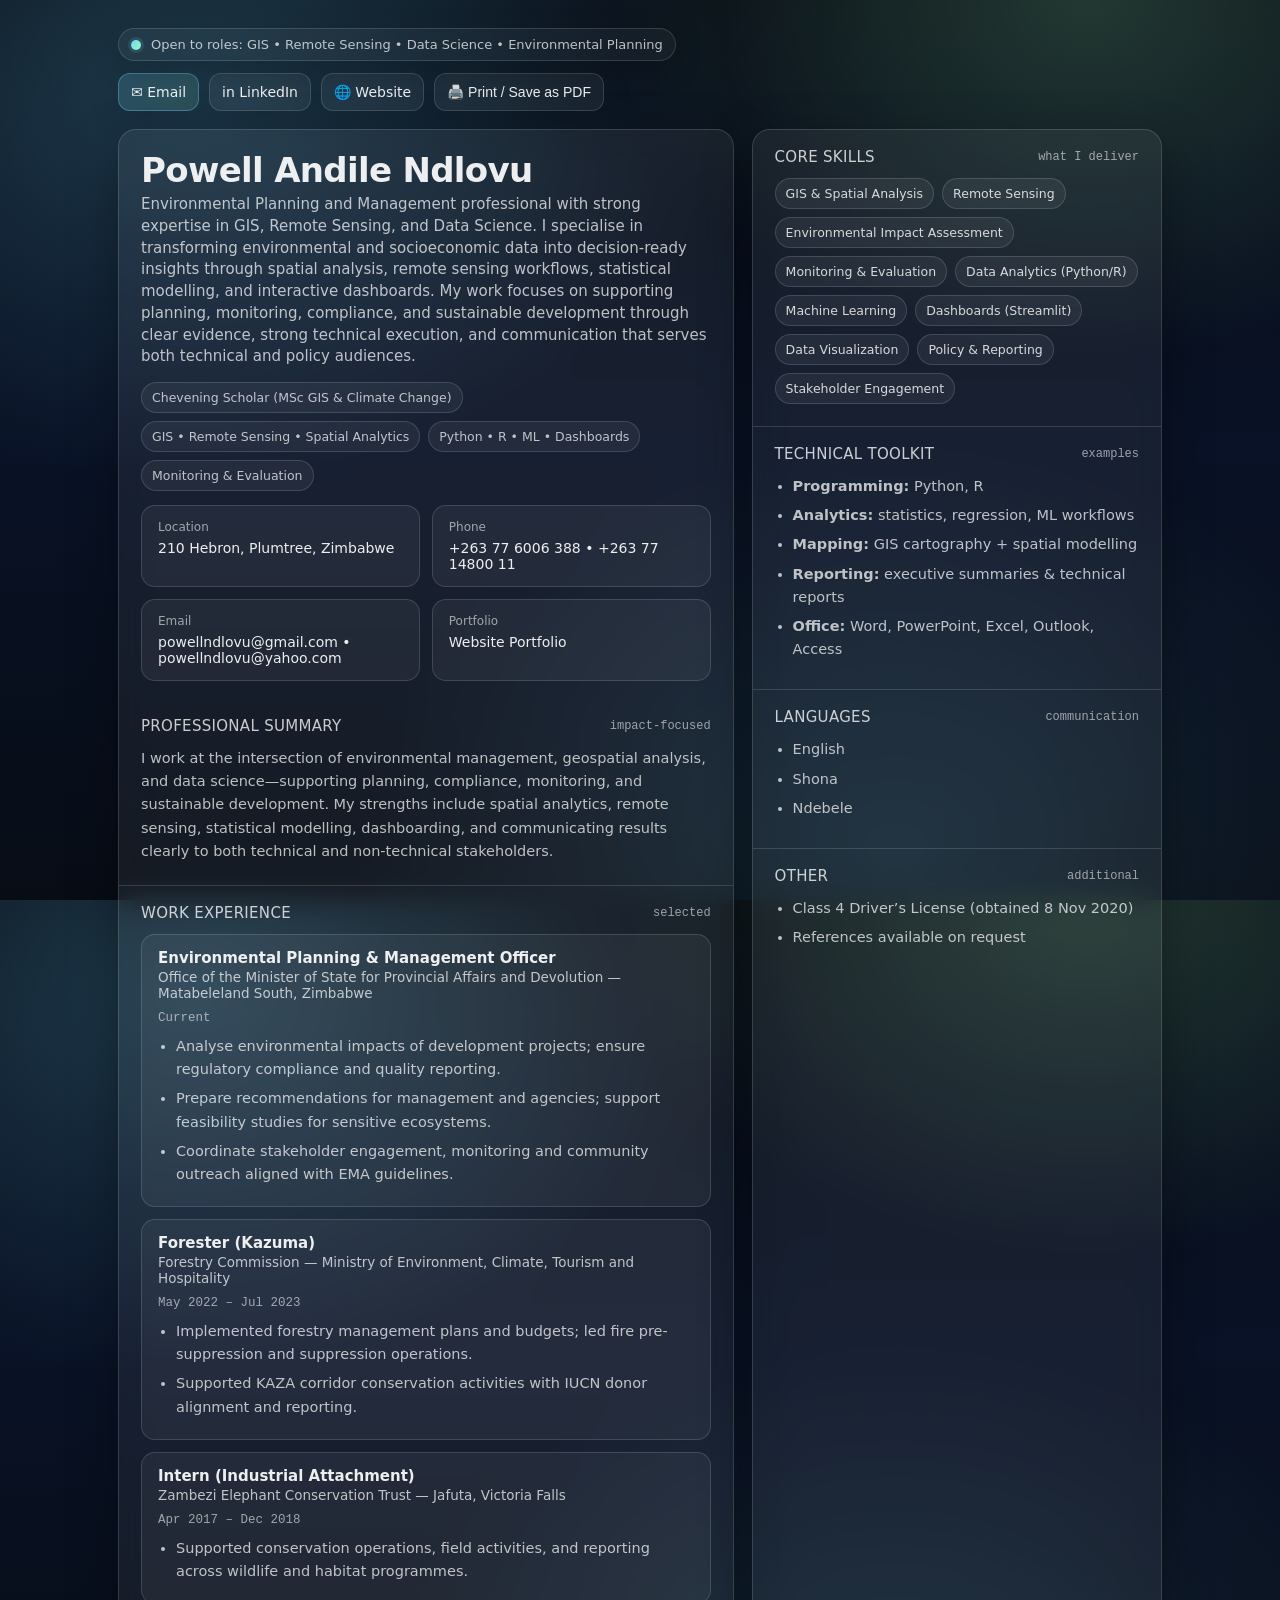
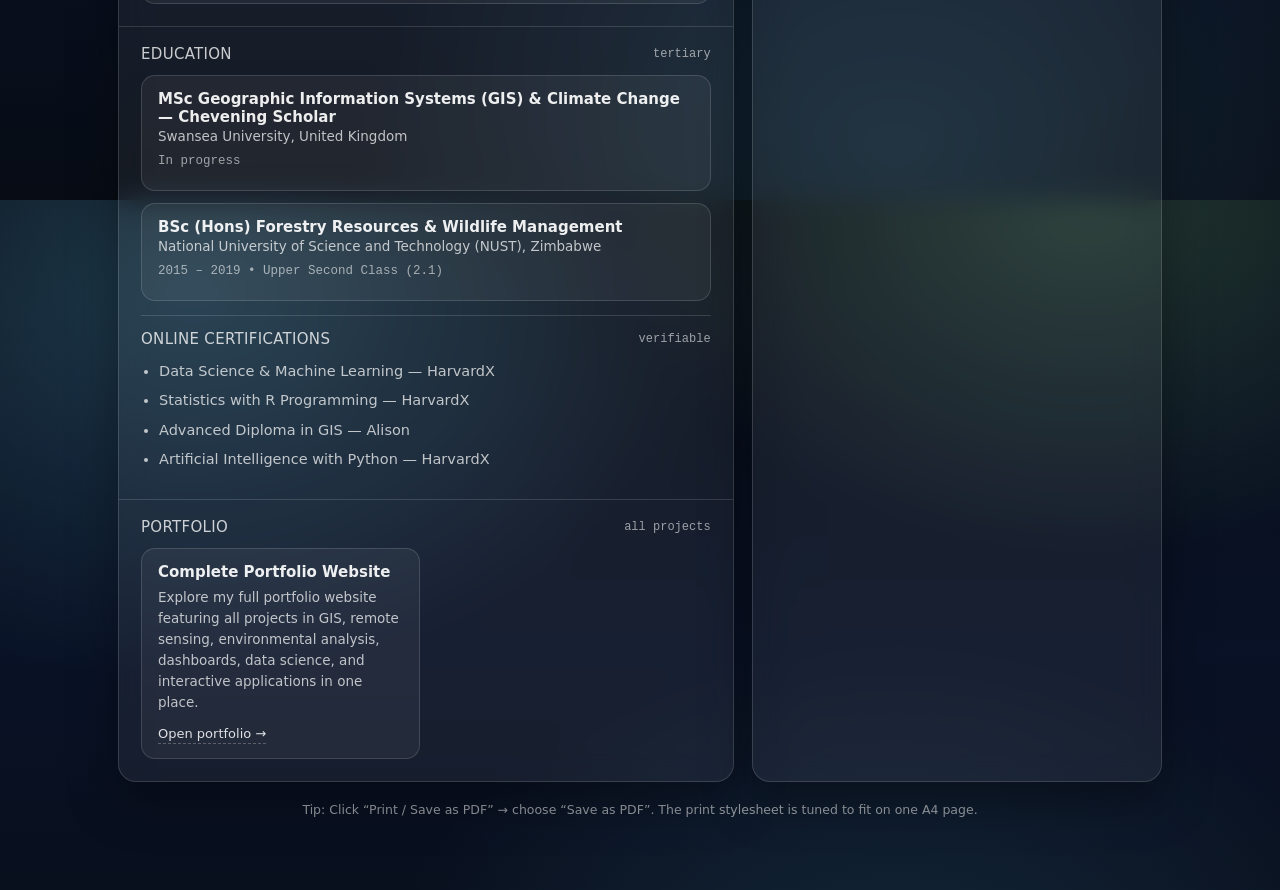
<file: index/snapshots/online-cv-resume.html>
<!doctype html>
<html lang="en">
<head>
  <meta charset="utf-8" />
  <meta name="viewport" content="width=device-width, initial-scale=1" />
  <title>Powell Andile Ndlovu — Online CV</title>
  <meta name="description" content="Online CV for Powell Andile Ndlovu — GIS, Remote Sensing, Data Science, Environmental Planning & Management." />

  <style>
    :root{
      --bg: #0b1220;
      --card: rgba(255,255,255,.06);
      --text: rgba(255,255,255,.92);
      --muted: rgba(255,255,255,.72);
      --muted2: rgba(255,255,255,.58);
      --line: rgba(255,255,255,.14);
      --accent: #6dd6ff;
      --accent2: #9bffb3;
      --shadow: 0 18px 50px rgba(0,0,0,.35);
      --radius: 18px;
      --radius2: 14px;
      --mono: ui-monospace, SFMono-Regular, Menlo, Monaco, Consolas, "Liberation Mono", "Courier New", monospace;
      --sans: ui-sans-serif, system-ui, -apple-system, Segoe UI, Roboto, Helvetica, Arial, "Apple Color Emoji","Segoe UI Emoji";
    }

    *{ box-sizing:border-box; }
    html,body{ height:100%; }

    body{
      margin:0;
      font-family: var(--sans);
      color: var(--text);
      background:
        radial-gradient(900px 650px at 15% 10%, rgba(109,214,255,.22), transparent 60%),
        radial-gradient(800px 600px at 85% 0%, rgba(155,255,179,.18), transparent 60%),
        radial-gradient(900px 700px at 70% 95%, rgba(109,214,255,.14), transparent 60%),
        linear-gradient(180deg, #070c15 0%, #091226 50%, #070c15 100%);
      overflow-x:hidden;
    }

    a{ color: inherit; text-decoration: none; }
    a:hover{ text-decoration: underline; text-decoration-color: rgba(255,255,255,.35); }

    .wrap{ max-width: 1080px; margin: 0 auto; padding: 28px 18px 70px; }

    .topbar{
      display:flex;
      align-items:center;
      justify-content:space-between;
      gap:12px;
      margin-bottom:18px;
      flex-wrap:wrap;
    }

    .badge{
      display:inline-flex;
      gap:10px;
      align-items:center;
      padding: 8px 12px;
      border: 1px solid var(--line);
      border-radius: 999px;
      background: rgba(255,255,255,.04);
      backdrop-filter: blur(10px);
      box-shadow: 0 8px 30px rgba(0,0,0,.2);
      font-size: 13px;
      color: var(--muted);
    }

    .dot{
      width:10px;
      height:10px;
      border-radius:50%;
      background: linear-gradient(135deg, var(--accent), var(--accent2));
      box-shadow: 0 0 0 3px rgba(109,214,255,.14);
    }

    .btns{
      display:flex;
      flex-wrap:wrap;
      gap:10px;
      justify-content:flex-end;
    }

    .btn{
      display:inline-flex;
      align-items:center;
      gap:10px;
      padding: 10px 12px;
      border-radius: 12px;
      border: 1px solid var(--line);
      background: rgba(255,255,255,.05);
      color: var(--text);
      box-shadow: 0 10px 30px rgba(0,0,0,.18);
      font-size: 14px;
      transition: transform .12s ease, background .12s ease;
      user-select:none;
      cursor:pointer;
    }

    .btn:hover{
      transform: translateY(-1px);
      background: rgba(255,255,255,.08);
      text-decoration:none;
    }

    .btn.primary{
      border: 1px solid rgba(109,214,255,.35);
      background: linear-gradient(135deg, rgba(109,214,255,.18), rgba(155,255,179,.12));
    }

    .grid{
      display:grid;
      grid-template-columns: 1.2fr .8fr;
      gap: 18px;
      margin-top: 14px;
    }

    @media (max-width: 900px){
      .grid{ grid-template-columns: 1fr; }
      .btns{ justify-content:flex-start; }
    }

    .card{
      background: var(--card);
      border: 1px solid var(--line);
      border-radius: var(--radius);
      box-shadow: var(--shadow);
      backdrop-filter: blur(14px);
      overflow:hidden;
    }

    .hero{ padding: 22px 22px 18px; }

    .hero h1{
      margin:0 0 6px;
      font-size: 34px;
      letter-spacing: -.02em;
      line-height: 1.06;
    }

    .subtitle{
      color: var(--muted);
      font-size: 15px;
      line-height: 1.45;
      margin: 0 0 14px;
    }

    .chips{
      display:flex;
      flex-wrap:wrap;
      gap:8px;
      margin-top: 14px;
    }

    .chip{
      padding: 7px 10px;
      border-radius: 999px;
      border: 1px solid var(--line);
      background: rgba(255,255,255,.05);
      color: var(--muted);
      font-size: 12.5px;
      white-space:nowrap;
    }

    .twoCol{
      display:grid;
      grid-template-columns: 1fr 1fr;
      gap: 12px;
      margin-top: 14px;
    }

    @media (max-width: 520px){
      .twoCol{ grid-template-columns: 1fr; }
    }

    .mini{
      padding: 14px 16px;
      border-radius: var(--radius2);
      border: 1px solid var(--line);
      background: rgba(255,255,255,.05);
    }

    .label{
      font-size: 12px;
      color: var(--muted2);
      margin-bottom: 6px;
    }

    .value{
      font-size: 14px;
      color: var(--text);
    }

    .section{ padding: 18px 22px 22px; }
    .section + .section{ border-top: 1px solid var(--line); }

    .h2{
      display:flex;
      align-items:center;
      justify-content:space-between;
      gap:10px;
      margin: 0 0 12px;
      font-size: 15px;
      letter-spacing:.02em;
      text-transform: uppercase;
      color: rgba(255,255,255,.78);
    }

    .h2 span{
      font-size: 12px;
      text-transform:none;
      letter-spacing:0;
      color: var(--muted2);
      font-family: var(--mono);
    }

    .p{
      margin: 0;
      color: var(--muted);
      line-height: 1.6;
      font-size: 14.5px;
    }

    .list{
      margin: 10px 0 0;
      padding-left: 18px;
      color: var(--muted);
      line-height: 1.6;
      font-size: 14.5px;
    }

    .list li{ margin: 6px 0; }

    .role{
      padding: 14px 16px;
      border-radius: var(--radius2);
      border: 1px solid var(--line);
      background: rgba(255,255,255,.05);
      margin-top: 12px;
    }

    .roleHead{
      display:flex;
      flex-wrap:wrap;
      align-items:baseline;
      justify-content:space-between;
      gap:10px;
      margin-bottom: 8px;
    }

    .roleTitle{
      font-weight: 700;
      font-size: 15px;
      color: var(--text);
    }

    .roleMeta{
      font-size: 12.5px;
      color: var(--muted2);
      font-family: var(--mono);
    }

    .roleOrg{
      color: var(--muted);
      font-size: 13.5px;
      margin-top: 2px;
    }

    .divider{
      height: 1px;
      background: var(--line);
      margin: 14px 0;
    }

    .projects{
      display:grid;
      grid-template-columns: 1fr 1fr;
      gap: 12px;
      margin-top: 10px;
    }

    @media (max-width: 720px){
      .projects{ grid-template-columns: 1fr; }
    }

    .proj{
      padding: 14px 16px;
      border-radius: var(--radius2);
      border: 1px solid var(--line);
      background: rgba(255,255,255,.05);
      transition: transform .12s ease, background .12s ease;
    }

    .proj:hover{
      transform: translateY(-1px);
      background: rgba(255,255,255,.07);
    }

    .proj h3{
      margin: 0 0 6px;
      font-size: 15px;
    }

    .proj p{
      margin: 0 0 10px;
      color: var(--muted);
      font-size: 13.5px;
      line-height: 1.55;
    }

    .proj a{
      display:inline-flex;
      align-items:center;
      gap:8px;
      font-size: 13px;
      color: rgba(255,255,255,.86);
      text-decoration:none;
      border-bottom: 1px dashed rgba(255,255,255,.25);
      padding-bottom: 2px;
    }

    .skills{
      display:flex;
      flex-wrap:wrap;
      gap: 8px;
      margin-top: 10px;
    }

    .skill{
      font-size: 12.5px;
      color: rgba(255,255,255,.82);
      padding: 7px 10px;
      border-radius: 999px;
      background: rgba(255,255,255,.06);
      border: 1px solid rgba(255,255,255,.14);
    }

    .footer{
      margin-top: 18px;
      color: var(--muted2);
      font-size: 12.5px;
      line-height: 1.6;
      text-align:center;
    }

    @page { size: A4; margin: 10mm; }

    .printOnly{ display:none; }

    @media print{
      :root{
        --text:#111;
        --muted:#222;
        --muted2:#333;
      }

      body{
        background:#fff !important;
        color:#111 !important;
      }

      .wrap{
        max-width: none !important;
        padding: 0 !important;
      }

      .topbar,
      .footer,
      .btns,
      .badge{
        display:none !important;
      }

      .card{
        box-shadow:none !important;
        background:#fff !important;
        border: 1px solid #e1e1e1 !important;
        border-radius: 10px !important;
        backdrop-filter:none !important;
      }

      .grid{
        grid-template-columns: 1.55fr .95fr !important;
        gap: 10px !important;
        margin-top: 0 !important;
      }

      .hero{ padding: 14px 14px 10px !important; }

      .hero h1{
        font-size: 22px !important;
        margin-bottom: 3px !important;
      }

      .subtitle{
        font-size: 11.2px !important;
        margin: 0 0 8px !important;
        line-height: 1.35 !important;
        color:#222 !important;
      }

      .chips{
        gap:6px !important;
        margin-top: 8px !important;
      }

      .chip{
        font-size: 10px !important;
        padding: 4px 7px !important;
        border:1px solid #e6e6e6 !important;
        background:#f7f7f7 !important;
        color:#111 !important;
      }

      .twoCol{
        gap: 8px !important;
        margin-top: 8px !important;
      }

      .mini{
        padding: 8px 10px !important;
        border:1px solid #e6e6e6 !important;
        background:#fff !important;
      }

      .label{
        font-size: 9.5px !important;
        color:#444 !important;
      }

      .value{
        font-size: 10.5px !important;
        color:#111 !important;
      }

      .section{ padding: 10px 14px 12px !important; }

      .h2{
        font-size: 11px !important;
        margin: 0 0 7px !important;
        color:#111 !important;
      }

      .h2 span{
        font-size: 9.5px !important;
        color:#444 !important;
      }

      .p{
        font-size: 10.7px !important;
        line-height: 1.35 !important;
        color:#222 !important;
      }

      .list{
        font-size: 10.6px !important;
        line-height: 1.35 !important;
        margin-top: 6px !important;
        color:#222 !important;
      }

      .list li{ margin: 3px 0 !important; }

      .role{
        padding: 8px 10px !important;
        margin-top: 8px !important;
        border:1px solid #e6e6e6 !important;
        background:#fff !important;
      }

      .roleTitle{ font-size: 11.2px !important; }

      .roleOrg{
        font-size: 10.2px !important;
        color:#222 !important;
      }

      .roleMeta{
        font-size: 9.5px !important;
        color:#444 !important;
      }

      .divider{
        margin: 8px 0 !important;
        background:#e6e6e6 !important;
      }

      .projects{
        grid-template-columns: 1fr !important;
        gap: 7px !important;
      }

      .proj{
        padding: 8px 10px !important;
        border:1px solid #e6e6e6 !important;
        background:#fff !important;
      }

      .proj h3{
        font-size: 11.2px !important;
        margin-bottom: 3px !important;
      }

      .proj p{
        font-size: 10.3px !important;
        margin-bottom: 5px !important;
        color:#222 !important;
        line-height:1.3 !important;
      }

      .proj a{
        font-size: 10.2px !important;
        border-bottom:none !important;
        color:#111 !important;
      }

      .skills{
        gap:6px !important;
        margin-top: 6px !important;
      }

      .skill{
        font-size: 10px !important;
        padding: 4px 7px !important;
        border:1px solid #e6e6e6 !important;
        background:#f7f7f7 !important;
        color:#111 !important;
      }

      a{
        color:#111 !important;
        text-decoration:none !important;
      }

      .card, .section, .role, .proj{
        break-inside: avoid;
        page-break-inside: avoid;
      }

      .printOnly{
        display:block !important;
        margin: 0 0 8px !important;
      }

      .printHeader{
        border: 1px solid #e1e1e1;
        border-radius: 10px;
        padding: 10px 12px;
        margin-bottom: 10px;
      }

      .printHeader .name{
        font-size: 22px;
        font-weight: 800;
        margin: 0;
      }

      .printHeader .line{
        font-size: 10.6px;
        color:#222;
        margin-top: 4px;
      }
    }
  </style>
</head>
<body>
  <div class="wrap">

    <div class="topbar">
      <div class="badge" aria-label="status badge">
        <span class="dot" aria-hidden="true"></span>
        <span>Open to roles: GIS • Remote Sensing • Data Science • Environmental Planning</span>
      </div>

      <div class="btns">
        <a class="btn primary" href="mailto:powellndlovu@gmail.com">✉️ Email</a>
        <a class="btn" href="https://linkedin.com/in/powellndlovu96" target="_blank" rel="noopener">in LinkedIn</a>
        <a class="btn" href="https://kabila96.github.io/portfolio-website/" target="_blank" rel="noopener">🌐 Website</a>
        <button class="btn" onclick="window.print()">🖨️ Print / Save as PDF</button>
      </div>
    </div>

    <div class="printOnly printHeader">
      <p class="name">Powell Andile Ndlovu</p>
      <div class="line">
        GIS • Remote Sensing • Data Science • Environmental Planning |
        <a href="mailto:powellndlovu@gmail.com">powellndlovu@gmail.com</a> |
        +263 77 6006 388 |
        <a href="https://linkedin.com/in/powellndlovu96">linkedin.com/in/powellndlovu96</a>
      </div>
    </div>

    <div class="grid">
      <div class="card">
        <div class="hero">
          <h1>Powell Andile Ndlovu</h1>
          <p class="subtitle">
            Environmental Planning and Management professional with strong expertise in GIS, Remote Sensing, and Data Science.
            I specialise in transforming environmental and socioeconomic data into decision-ready insights through spatial analysis,
            remote sensing workflows, statistical modelling, and interactive dashboards. My work focuses on supporting planning,
            monitoring, compliance, and sustainable development through clear evidence, strong technical execution, and communication
            that serves both technical and policy audiences.
          </p>

          <div class="chips" aria-label="key tags">
            <span class="chip">Chevening Scholar (MSc GIS &amp; Climate Change)</span>
            <span class="chip">GIS • Remote Sensing • Spatial Analytics</span>
            <span class="chip">Python • R • ML • Dashboards</span>
            <span class="chip">Monitoring &amp; Evaluation</span>
          </div>

          <div class="twoCol">
            <div class="mini">
              <div class="label">Location</div>
              <div class="value">210 Hebron, Plumtree, Zimbabwe</div>
            </div>

            <div class="mini">
              <div class="label">Phone</div>
              <div class="value">+263 77 6006 388 • +263 77 14800 11</div>
            </div>

            <div class="mini">
              <div class="label">Email</div>
              <div class="value">
                <a href="mailto:powellndlovu@gmail.com">powellndlovu@gmail.com</a> •
                <a href="mailto:powellndlovu@yahoo.com">powellndlovu@yahoo.com</a>
              </div>
            </div>

            <div class="mini">
              <div class="label">Portfolio</div>
              <div class="value">
                <a href="https://kabila96.github.io/portfolio-website/" target="_blank" rel="noopener">Website Portfolio</a>
              </div>
            </div>
          </div>
        </div>

        <div class="section">
          <div class="h2">Professional Summary <span>impact-focused</span></div>
          <p class="p">
            I work at the intersection of environmental management, geospatial analysis, and data science—supporting planning,
            compliance, monitoring, and sustainable development. My strengths include spatial analytics, remote sensing,
            statistical modelling, dashboarding, and communicating results clearly to both technical and non-technical stakeholders.
          </p>
        </div>

        <div class="section">
          <div class="h2">Work Experience <span>selected</span></div>

          <div class="role">
            <div class="roleHead">
              <div>
                <div class="roleTitle">Environmental Planning &amp; Management Officer</div>
                <div class="roleOrg">Office of the Minister of State for Provincial Affairs and Devolution — Matabeleland South, Zimbabwe</div>
              </div>
              <div class="roleMeta">Current</div>
            </div>
            <ul class="list">
              <li>Analyse environmental impacts of development projects; ensure regulatory compliance and quality reporting.</li>
              <li>Prepare recommendations for management and agencies; support feasibility studies for sensitive ecosystems.</li>
              <li>Coordinate stakeholder engagement, monitoring and community outreach aligned with EMA guidelines.</li>
            </ul>
          </div>

          <div class="role">
            <div class="roleHead">
              <div>
                <div class="roleTitle">Forester (Kazuma)</div>
                <div class="roleOrg">Forestry Commission — Ministry of Environment, Climate, Tourism and Hospitality</div>
              </div>
              <div class="roleMeta">May 2022 – Jul 2023</div>
            </div>
            <ul class="list">
              <li>Implemented forestry management plans and budgets; led fire pre-suppression and suppression operations.</li>
              <li>Supported KAZA corridor conservation activities with IUCN donor alignment and reporting.</li>
            </ul>
          </div>

          <div class="role">
            <div class="roleHead">
              <div>
                <div class="roleTitle">Intern (Industrial Attachment)</div>
                <div class="roleOrg">Zambezi Elephant Conservation Trust — Jafuta, Victoria Falls</div>
              </div>
              <div class="roleMeta">Apr 2017 – Dec 2018</div>
            </div>
            <ul class="list">
              <li>Supported conservation operations, field activities, and reporting across wildlife and habitat programmes.</li>
            </ul>
          </div>
        </div>

        <div class="section">
          <div class="h2">Education <span>tertiary</span></div>

          <div class="role" style="margin-top:0;">
            <div class="roleHead">
              <div>
                <div class="roleTitle">MSc Geographic Information Systems (GIS) &amp; Climate Change — <b>Chevening Scholar</b></div>
                <div class="roleOrg">Swansea University, United Kingdom</div>
              </div>
              <div class="roleMeta">In progress</div>
            </div>
          </div>

          <div class="role">
            <div class="roleHead">
              <div>
                <div class="roleTitle">BSc (Hons) Forestry Resources &amp; Wildlife Management</div>
                <div class="roleOrg">National University of Science and Technology (NUST), Zimbabwe</div>
              </div>
              <div class="roleMeta">2015 – 2019 • Upper Second Class (2.1)</div>
            </div>
          </div>

          <div class="divider"></div>

          <div class="h2">Online Certifications <span>verifiable</span></div>
          <ul class="list" style="margin-top:0;">
            <li>
              <a href="https://courses.edx.org/certificates/4ab04bb1ba814f878783b16f559c9cc3" target="_blank" rel="noopener">
                Data Science &amp; Machine Learning — HarvardX
              </a>
            </li>
            <li>
              <a href="https://courses.edx.org/certificates/1eed8ca87a6a4f28b6c104291f75bb30" target="_blank" rel="noopener">
                Statistics with R Programming — HarvardX
              </a>
            </li>
            <li>
              <a href="https://alison.com/verify/8057c0723a" target="_blank" rel="noopener">
                Advanced Diploma in GIS — Alison
              </a>
            </li>
            <li>
              <a href="https://courses.edx.org/certificates/e0fda4dab94342d2b70b7a0aad28bf96" target="_blank" rel="noopener">
                Artificial Intelligence with Python — HarvardX
              </a>
            </li>
          </ul>
        </div>

        <div class="section">
          <div class="h2">Portfolio <span>all projects</span></div>

          <div class="projects" role="list">
            <div class="proj" role="listitem">
              <h3>Complete Portfolio Website</h3>
              <p>
                Explore my full portfolio website featuring all projects in GIS, remote sensing, environmental analysis,
                dashboards, data science, and interactive applications in one place.
              </p>
              <a href="https://kabila96.github.io/GeoAI-Portfolio/" target="_blank" rel="noopener">Open portfolio →</a>
            </div>
          </div>
        </div>
      </div>

      <div class="card">
        <div class="section">
          <div class="h2">Core Skills <span>what I deliver</span></div>
          <div class="skills" aria-label="skills">
            <span class="skill">GIS &amp; Spatial Analysis</span>
            <span class="skill">Remote Sensing</span>
            <span class="skill">Environmental Impact Assessment</span>
            <span class="skill">Monitoring &amp; Evaluation</span>
            <span class="skill">Data Analytics (Python/R)</span>
            <span class="skill">Machine Learning</span>
            <span class="skill">Dashboards (Streamlit)</span>
            <span class="skill">Data Visualization</span>
            <span class="skill">Policy &amp; Reporting</span>
            <span class="skill">Stakeholder Engagement</span>
          </div>
        </div>

        <div class="section">
          <div class="h2">Technical Toolkit <span>examples</span></div>
          <ul class="list" style="margin-top:0;">
            <li><b>Programming:</b> Python, R</li>
            <li><b>Analytics:</b> statistics, regression, ML workflows</li>
            <li><b>Mapping:</b> GIS cartography + spatial modelling</li>
            <li><b>Reporting:</b> executive summaries &amp; technical reports</li>
            <li><b>Office:</b> Word, PowerPoint, Excel, Outlook, Access</li>
          </ul>
        </div>

        <div class="section">
          <div class="h2">Languages <span>communication</span></div>
          <ul class="list" style="margin-top:0;">
            <li>English</li>
            <li>Shona</li>
            <li>Ndebele</li>
          </ul>
        </div>

        <div class="section">
          <div class="h2">Other <span>additional</span></div>
          <ul class="list" style="margin-top:0;">
            <li>Class 4 Driver’s License (obtained 8 Nov 2020)</li>
            <li>References available on request</li>
          </ul>
        </div>
      </div>
    </div>

    <div class="footer">
      Tip: Click “Print / Save as PDF” → choose “Save as PDF”. The print stylesheet is tuned to fit on one A4 page.
    </div>
  </div>

  <script>
    document.documentElement.style.scrollBehavior = "smooth";
  </script>
</body>
</html>
</file>
